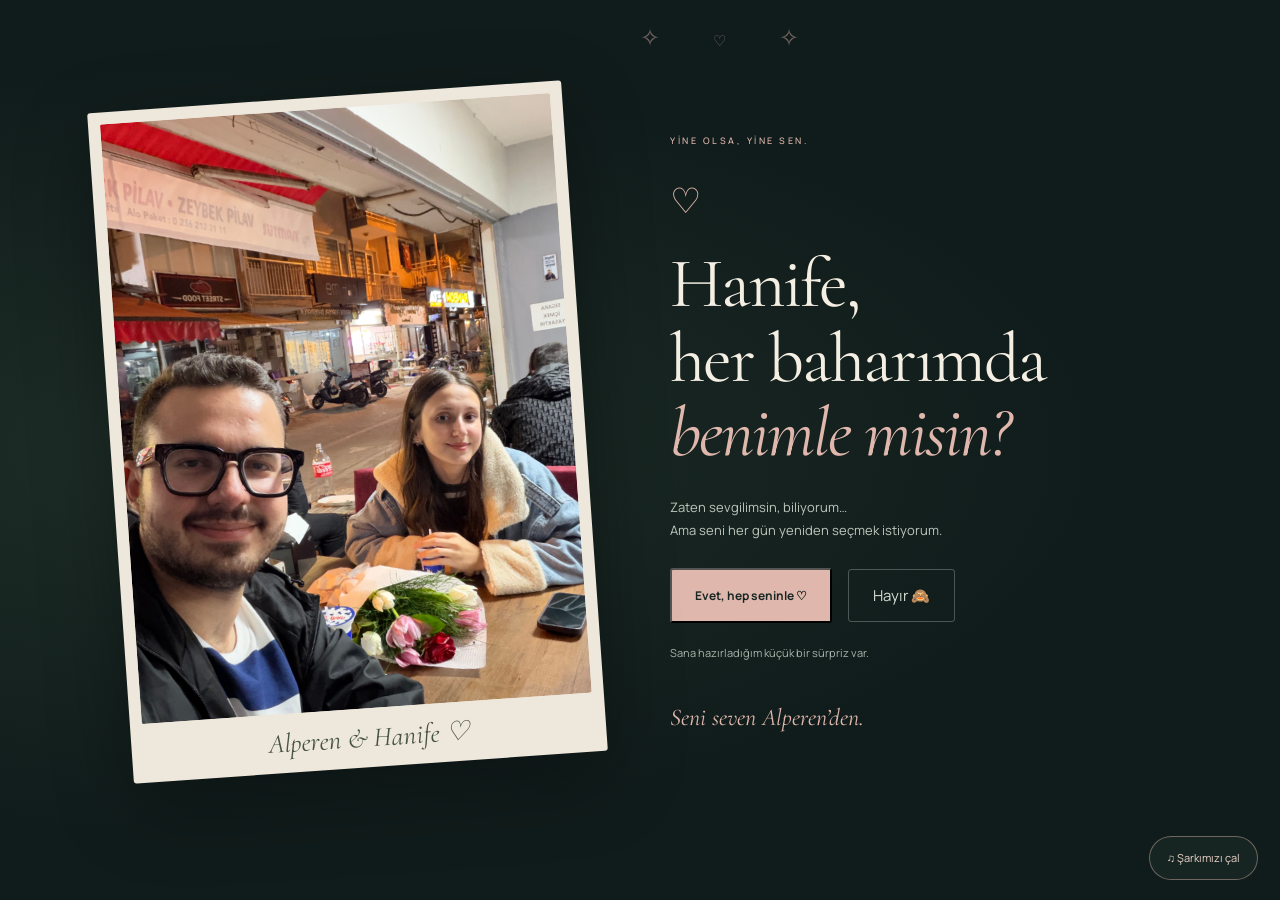
<file: index.html>
<!doctype html><html lang="tr"><head><meta charset="utf-8"><meta name="referrer" content="strict-origin-when-cross-origin"><meta name="viewport" content="width=device-width,initial-scale=1"><meta name="theme-color" content="#101c1b"><meta name="robots" content="noindex,nofollow"><title>Hanife, sana küçük bir sorum var ♡</title><link rel="stylesheet" href="style2.css"><link rel="stylesheet" href="welcome.css"><script src="welcome.js" defer></script></head><body class="welcome-body"><div class="petals" aria-hidden="true">✧ <span>♡</span> ✧</div><main id="invitation" class="invitation"><div class="our-photo"><img src="assets/biz.png" alt="Alperen ve Hanife, çiçekleriyle birlikte"><span>Alperen & Hanife ♡</span></div><div class="question"><p class="eyebrow">YİNE OLSA, YİNE SEN.</p><span class="tiny-heart" aria-hidden="true">♡</span><h1>Hanife,<br>her baharımda<br><em>benimle misin?</em></h1><p class="question-description">Zaten sevgilimsin, biliyorum…<br>Ama seni her gün yeniden seçmek istiyorum.</p><div class="answers"><button class="button" id="yes">Evet, hep seninle ♡</button><button class="no-button" id="no">Hayır 🙈</button></div><p class="answer-note" id="answer-note" aria-live="polite">Sana hazırladığım küçük bir sürpriz var.</p><span class="handwritten">Seni seven Alperen’den.</span></div></main><div id="surprise" hidden><iframe id="surprise-frame" title="Hanife’ye özel çiçekler ve mektup"></iframe></div><button id="sound" class="sound-toggle" aria-expanded="false" aria-controls="music-player">♫ Şarkımızı çal</button><section id="music-player" class="inline-music" aria-label="Şarkımız" hidden><div class="music-player-heading"><span>Duman · Senden Daha Güzel</span><button id="close-music" aria-label="Şarkıyı kapat">×</button></div><div id="youtube"></div><p>Şarkı, Evet’e basıp sürprizi açtığında da çalmaya devam eder.</p></section></body></html>
</file>
<file: style2.css>
@import url('https://fonts.googleapis.com/css2?family=Cormorant+Garamond:ital,wght@0,400;0,500;0,600;1,400;1,500&family=Manrope:wght@400;500;600;700&display=swap');
:root{--bg:#101c1b;--paper:#f4eee3;--pink:#dfb7ad;--muted:#aab6ac;--line:#ffffff21}*{box-sizing:border-box}html{scroll-behavior:smooth;scroll-padding-top:30px}body{margin:0;background:var(--bg);color:var(--paper);font-family:Manrope,Arial,sans-serif;font-size:15px;line-height:1.8}a{color:inherit;text-decoration:none}button{font:inherit}a,button{-webkit-tap-highlight-color:transparent}a:focus-visible,button:focus-visible{outline:2px solid var(--pink);outline-offset:7px}[hidden]{display:none!important}header,footer{max-width:1320px;margin:auto;padding:24px 6%;display:flex;align-items:center;justify-content:space-between;gap:20px}header{border-bottom:1px solid var(--line)}header>a:last-child{font-size:12px}.monogram{font:italic 36px 'Cormorant Garamond',Georgia,serif;letter-spacing:-3px}.monogram span{font-size:21px;color:var(--pink);padding:0 7px}.header-note,.eyebrow,.art-caption,.art-number,.scroll-cue{font-size:10px;letter-spacing:2.5px;font-weight:500}.header-note{color:var(--muted)}.hero{max-width:1320px;margin:auto;padding:65px 6% 70px;display:grid;grid-template-columns:1fr 1fr;position:relative;min-height:750px;align-items:center}.eyebrow{color:var(--pink);margin:0 0 27px}h1,h2,h3{font-family:'Cormorant Garamond',Georgia,serif;font-weight:400;line-height:1.04;margin:0}h1{font-size:clamp(70px,7.7vw,115px);letter-spacing:-4px}em{font-weight:400;color:var(--pink)}.intro{color:#c2cbc3;font-size:16px;margin:27px 0 30px}.button{display:inline-flex;gap:35px;align-items:center;padding:15px 23px;background:var(--pink);color:#182623;border-radius:3px;font-size:12px;font-weight:700;transition:background .2s,transform .2s}.button:hover{background:#f2d0c6;transform:translateY(-2px)}.button span{font-size:22px}.small-note{font-size:10px;color:var(--muted);margin-top:17px}.hero-art{height:550px;position:relative;background:radial-gradient(ellipse,#32473a66,transparent 67%)}.botanical{width:100%;height:100%;filter:drop-shadow(0 16px 24px #0004);animation:breathe 7s ease-in-out infinite;transform-origin:50% 95%}.orbit{position:absolute;inset:5% 2% 1%;border:1px solid #c3d2a91e;border-radius:50% 50% 0 0}.orbit:after{content:'';position:absolute;inset:20px;border:1px solid #c3d2a90d;border-radius:inherit}.star{position:absolute;top:12%;right:18%;color:var(--pink);font-size:32px}.art-caption{position:absolute;bottom:0;left:50%;transform:translateX(-50%);white-space:nowrap;font-size:8px;color:var(--muted)}.art-number{position:absolute;right:0;bottom:5%;color:var(--muted);font-size:9px}.scroll-cue{position:absolute;bottom:25px;left:6%;color:var(--muted);font-size:8px}.section{max-width:1160px;margin:auto;padding:95px 30px}.story{display:grid;grid-template-columns:1fr 1fr;gap:95px;align-items:center;border-top:1px solid var(--line)}.photo-frame{background:#e9e1d2;padding:15px 15px 0;transform:rotate(-3deg);box-shadow:0 20px 70px #0003;color:#33453b}.photo-placeholder{aspect-ratio:4/5;background:#c9cbb9;display:flex;align-items:center;justify-content:center;flex-direction:column;padding:20px;text-align:center;background-image:radial-gradient(ellipse at 25% 20%,#ebdfc2,transparent 60%)}.photo-placeholder>span:last-child{font-size:11px;max-width:220px}.photo-initials{font:86px 'Cormorant Garamond',Georgia,serif;line-height:1.4}.photo-initials i{font-size:50px}.photo-flower{font-size:60px;color:#76866c}.photo-caption{display:flex;justify-content:space-between;align-items:center;padding:15px 8px;font:italic 21px 'Cormorant Garamond',Georgia,serif}#couple-photo{display:block;width:100%;height:auto;max-height:650px;object-fit:contain;background:#c9cbb9}h2{font-size:clamp(44px,5vw,68px);letter-spacing:-1.7px}.story-copy>p:not(.eyebrow){color:#b7c1b9;font-size:14px;margin:25px 0}.handwritten{display:block;font:italic 26px 'Cormorant Garamond',Georgia,serif;color:var(--pink);margin-top:32px}.letter{position:relative;background:var(--paper);color:#2e3c34;max-width:1100px;padding:65px 9%;margin:50px auto 35px}.letter .eyebrow{color:#8c675e}.letter-index{position:absolute;right:7%;top:67px;font-size:9px;letter-spacing:1px;color:#7d8378}.letter em{color:#a26d64}.letter-body{max-width:650px;margin-top:28px;font-size:15px;line-height:2}.signature{display:block;text-align:right;font:italic 37px 'Cormorant Garamond',Georgia,serif;color:#9c7063}.garden-heading{display:flex;justify-content:space-between;align-items:end;gap:25px;margin-bottom:40px}.garden-heading>p{font-size:13px;color:var(--muted)}.garden-window{height:560px;overflow:hidden;position:relative;border:1px solid var(--line);border-radius:240px 240px 4px 4px}iframe{width:100%;height:100%;border:0;display:block;pointer-events:none}.garden-dedication{position:absolute;bottom:18px;width:100%;text-align:center;font:italic 24px 'Cormorant Garamond',Georgia,serif;color:#e4d4b5}.little-things{padding-top:0;display:grid;grid-template-columns:1fr 1fr;gap:30px}.note-card,.music-card{border:1px solid var(--line);padding:35px;min-height:260px}.note-card .eyebrow,.music-card .eyebrow{font-size:8px;letter-spacing:1.8px;margin-bottom:20px}#love-note{font:30px/1.2 'Cormorant Garamond',Georgia,serif;min-height:76px;margin:0 0 25px}.text-button{border:0;border-bottom:1px solid #dfb7ad66;background:none;color:var(--pink);padding:0 0 5px;cursor:pointer;font-size:11px;display:inline-block}.text-button:hover{color:white}.music-card{display:flex;align-items:center;gap:25px}.music-card h3{font-size:29px}.music-card p:not(.eyebrow){font-size:12px;color:var(--muted);margin:8px 0 20px}.record{flex:0 0 100px;height:100px;border-radius:50%;background:repeating-radial-gradient(#1f2c27 0 2px,#0d1513 3px 5px);display:grid;place-items:center;border:1px solid #ffffff15}.record span{border-radius:50%;background:var(--pink);color:#314436;width:38px;height:38px;display:grid;place-items:center}.closing{text-align:center;border-top:1px solid var(--line);padding-top:75px;padding-bottom:100px}.closing>span{display:block;color:var(--pink);font-size:35px;margin-bottom:25px}.closing h2{font-size:clamp(40px,5vw,67px);line-height:1.2}.closing p{font-size:10px;letter-spacing:3px;margin-top:30px;color:var(--muted)}footer{border-top:1px solid var(--line);font-size:10px;color:var(--muted)}@keyframes breathe{50%{transform:rotate(2deg)}}@media(min-width:1500px){.hero{min-height:800px}}@media(max-width:760px){header{padding:17px 6%}.header-note{display:none}.hero{padding:50px 7% 65px;grid-template-columns:1fr;min-height:auto}.hero-copy{z-index:1}h1{font-size:79px;letter-spacing:-3px}.hero-art{height:400px;max-width:400px;width:100%;margin:-20px auto 10px}.intro{font-size:14px}.hero .eyebrow{font-size:9px}.scroll-cue{left:7%;bottom:20px}.section{padding:60px 7%}.story{grid-template-columns:1fr;gap:50px}.photo-frame{max-width:430px;width:94%;margin:auto}.story-copy{max-width:500px}.letter{margin:10px 5%;padding:40px 7%}.letter-index{position:static;display:block;font-size:8px;margin-bottom:25px}.letter-body{font-size:14px}.garden-heading{display:block}.garden-heading>p{margin:23px 0}.garden-window{height:450px}.little-things{grid-template-columns:1fr;padding-top:0;gap:20px}.note-card,.music-card{padding:28px;min-height:230px}.record{flex-basis:80px;height:80px}.music-card{gap:20px}.music-card h3{font-size:26px}footer{flex-wrap:wrap;padding:22px 7%;gap:15px}footer p{margin:0}.closing{padding-top:60px;padding-bottom:65px}}@media(max-width:360px){h1{font-size:66px}.music-card{flex-direction:column;align-items:start}.header-note{display:none}header>a:last-child{font-size:10px}}@media(prefers-reduced-motion:reduce){html{scroll-behavior:auto}*,*::before,*::after{animation:none!important;transition:none!important}}
</file>
<file: welcome.css>
.welcome-body{min-height:100svh;background:radial-gradient(ellipse at 15% 50%,#33463866,transparent 60%),#101c1b}.invitation{max-width:1150px;min-height:100svh;margin:auto;padding:65px 45px 100px;display:grid;grid-template-columns: .95fr 1fr;align-items:center;gap:85px}.our-photo{position:relative;padding:12px 12px 0;background:#eee7db;transform:rotate(-4deg);box-shadow:0 25px 80px #0005;border-radius:3px}.our-photo img{width:100%;height:auto;display:block;border-radius:2px}.our-photo>span{display:block;text-align:center;color:#475344;font:italic 27px 'Cormorant Garamond',Georgia,serif;padding:13px}.question h1{font-size:clamp(48px,5.5vw,76px);letter-spacing:-2px;line-height:1.06}.question .eyebrow{font-size:9px;margin-bottom:20px}.tiny-heart{font-size:35px;color:var(--pink);display:block;margin-bottom:15px}.question-description{font-size:13px;color:#bec7be;margin:25px 0}.answers{display:flex;align-items:center;gap:16px;flex-wrap:wrap}.answers button{cursor:pointer;min-height:50px}.no-button{background:transparent;color:#d5dcd3;border:1px solid #ffffff40;border-radius:3px;padding:12px 24px;transition:transform .2s}.answer-note{font-size:11px;color:var(--muted);min-height:40px;margin-top:20px;max-width:330px}.question .handwritten{font-size:24px;margin-top:20px}.petals{position:absolute;top:15px;left:50%;color:#dfb7ad77;letter-spacing:24px;font-size:24px;pointer-events:none}.petals span{font-size:15px}.sound-toggle,.song-toggle{position:fixed;bottom:20px;right:22px;border:1px solid #dfb7ad70;background:#172724ee;color:#eed6ca;padding:11px 17px;border-radius:40px;z-index:10;font-size:11px;cursor:pointer;backdrop-filter:blur(12px)}.song-toggle{right:auto;left:22px}#surprise{height:100svh}#surprise-frame{width:100%;height:100%;pointer-events:auto}dialog{background:#172724;color:#f4eee3;border:1px solid #dfb7ad70;padding:35px;border-radius:15px;max-width:600px;width:90%}dialog::backdrop{background:#000a;backdrop-filter:blur(8px)}dialog h2{font-size:40px}dialog p,dialog a{font-size:12px}#close-music{float:right;background:none;border:0;color:white;font-size:28px;cursor:pointer}#youtube iframe{aspect-ratio:16/9;width:100%;height:auto;pointer-events:auto;margin:20px 0}@media(max-width:700px){.invitation{padding:35px 25px 110px;grid-template-columns:1fr;gap:35px;max-width:480px}.our-photo{width:76%;margin:auto;transform:rotate(-3deg)}.question{text-align:center}.question h1{font-size:53px}.tiny-heart{display:none}.question .eyebrow{margin-bottom:18px}.question-description{margin:20px 0}.answers{justify-content:center}.answer-note{margin:20px auto 0;min-height:30px}.question .handwritten{margin-top:10px}.petals{display:none}.sound-toggle,.song-toggle{bottom:14px;padding:10px 14px}.sound-toggle{right:12px}.song-toggle{left:12px}}@media(prefers-reduced-motion:reduce){*{transition:none!important}}

.inline-music{position:fixed;bottom:78px;right:22px;width:min(360px,calc(100vw - 32px));background:#172724;border:1px solid #dfb7ad70;border-radius:12px;padding:12px;z-index:20;box-shadow:0 12px 40px #0006}.music-player-heading{display:flex;align-items:center;justify-content:space-between;gap:10px;font-size:11px}.music-player-heading #close-music{float:none;line-height:1;padding:0 5px}.inline-music #youtube iframe{display:block;width:100%;height:auto;aspect-ratio:16/9;margin:10px 0 0;pointer-events:auto;border-radius:5px}.inline-music p{font-size:10px;color:var(--muted);margin:8px 0 0}@media(max-width:700px){.inline-music{right:16px;bottom:70px}}
</file>
